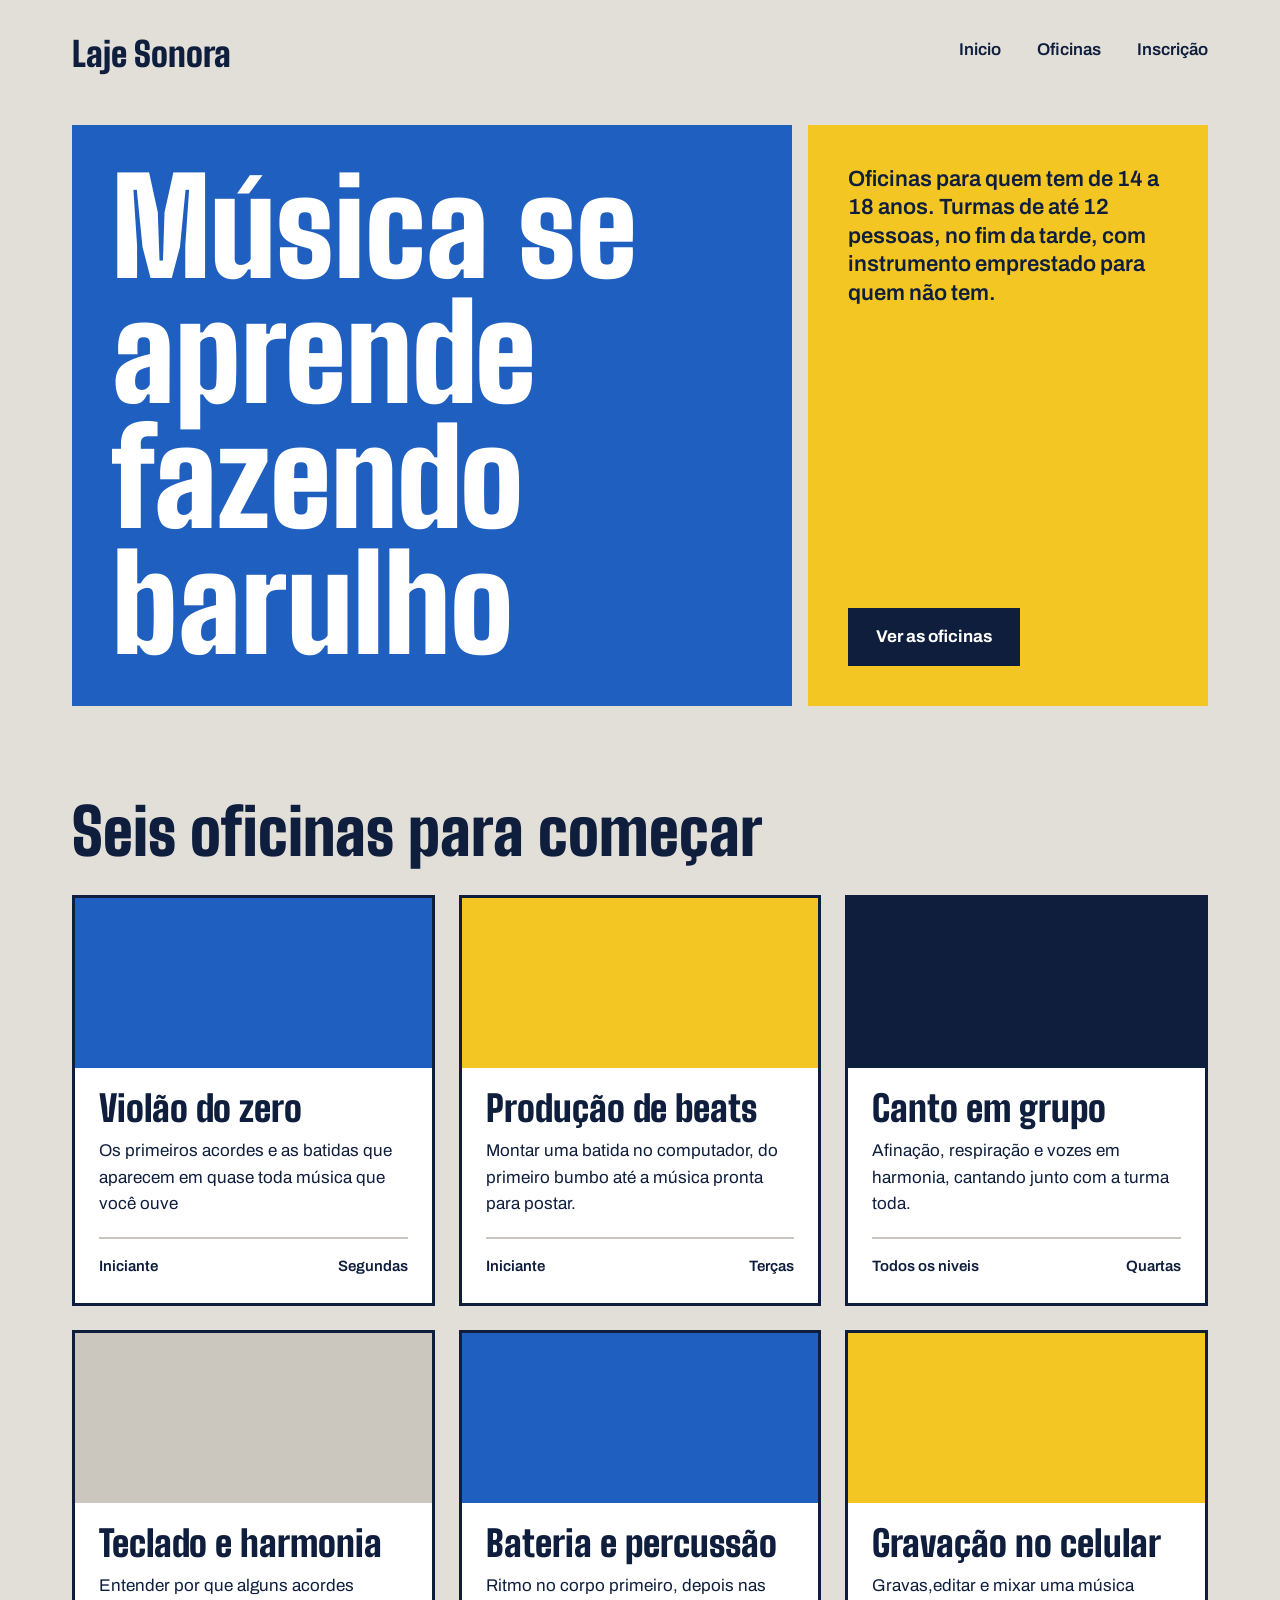
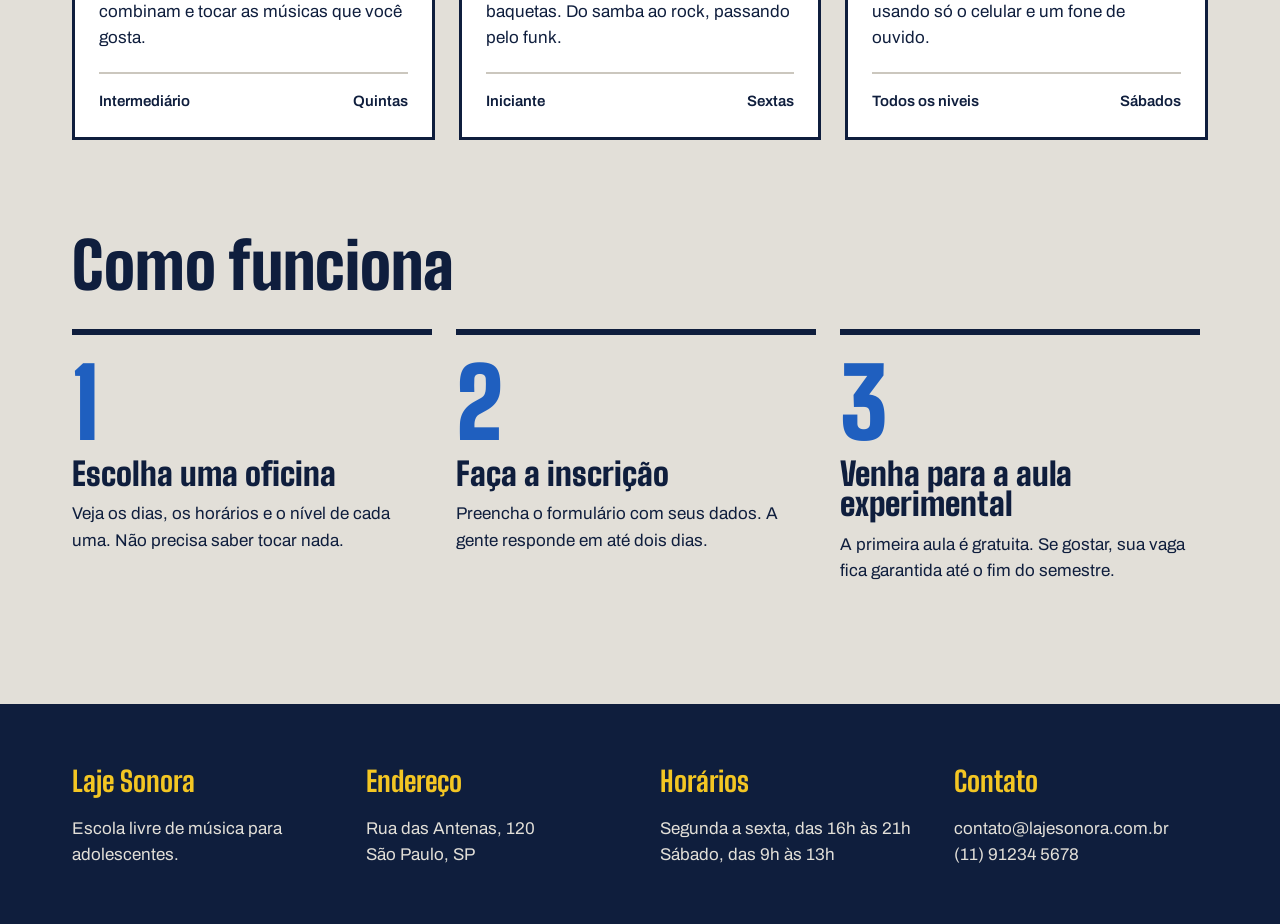
<file: index.html>
<!DOCTYPE html>
<html lang="pt-BR">
<head>
    <meta charset="UTF-8">
    <meta name="viewport" content="width=device-width, initial-scale=1.0">
    <title>Laje Sonora | Início</title>
    <link rel="stylesheet" href="index.css">
    <link rel="preconnect" href="https://fonts.googleapis.com">
    <link rel="preconnect" href="https://fonts.gstatic.com" crossorigin>
    <link href="https://fonts.googleapis.com/css2?family=Archivo:ital,wght@0,100..900;1,100..900&family=Big+Shoulders:opsz,wght@10..72,100..900&display=swap" rel="stylesheet">

</head>
<body>
    <header class="conteudo topo">
        <a href="index.html" class="logo">Laje Sonora</a>

        <nav class="menu">
            <a href="index.html" class="atual">Inicio</a>
            <a href="oficinas.html">Oficinas</a>
            <a href="inscricao.html">Inscrição</a>
        </nav>
    </header>
    <main>
        <section class="conteudo cartazes">
            <div class="cartaz cartaz-principal">
                <h1>Música se aprende fazendo barulho</h1>
            </div>
            <div class="cartaz cartaz-lateral">
                <p>Oficinas para quem tem de 14 a 18 anos. Turmas de até 12 pessoas, no fim da tarde, com instrumento emprestado para quem não tem.</p>
                <a href="oficinas.html" class="botao">Ver as oficinas</a>
            </div>
        </section>
        <section class="conteudo secao">
            <h2 class="titulo-secao">Seis oficinas para começar</h2>
            <div class="cards">
                <article class="card">
                    <div class="foto foto-azul"></div>
                    <div class="card-texto">
                        <h3>Violão do zero</h3>
                        <p>Os primeiros acordes e as batidas que aparecem em quase toda música que você ouve</p>
                        <div class="card-info">
                            <span>Iniciante</span>
                            <span>Segundas</span>
                        </div>
                    </div>
                </article>
                <article class="card">
                    <div class="foto foto-amarela"></div>
                    <div class="card-texto">
                        <h3>Produção de beats</h3>
                        <p>Montar uma batida no computador, do primeiro bumbo até a música pronta para postar.</p>
                        <div class="card-info">
                            <span>Iniciante</span>
                            <span>Terças</span>
                        </div>
                    </div>
                </article>
                <article class="card">
                    <div class="foto foto-tinta"></div>

                    <div class="card-texto">
                        <h3>Canto em grupo</h3>
                        <p>Afinação, respiração e vozes em harmonia, cantando junto com a turma toda.</p>
                        <div class="card-info">
                            <span>Todos os niveis</span>
                            <span>Quartas</span>
                        </div>
                    </div>
                </article>
                <article class="card">
                    <div class="foto"></div>
                    <div class="card-texto">
                        <h3>Teclado e harmonia</h3>
                        <p>Entender por que alguns acordes combinam e tocar as músicas que você gosta.</p>
                        <div class="card-info">
                            <span>Intermediário</span>
                            <span>Quintas</span>
                        </div>
                    </div>
                </article>
                <article class="card">
                    <div class="foto foto-azul"></div>
                    <div class="card-texto">
                        <h3>Bateria e percussão</h3>
                        <p>Ritmo no corpo primeiro, depois nas baquetas. Do samba ao rock, passando pelo funk.</p>
                        <div class="card-info">
                            <span>Iniciante</span>
                            <span>Sextas</span>
                        </div>
                    </div>
                </article>
                <article class="card">
                    <div class="foto foto-amarela"></div>
                    <div class="card-texto">
                        <h3>Gravação no celular</h3>
                        <p>Gravas,editar e mixar uma música usando só o celular e um fone de ouvido.</p>
                        <div class="card-info">
                            <span>Todos os niveis</span>
                            <span>Sábados</span>
                        </div>
                    </div>
                </article>
            </div>
        </section>
        <section class="conteudo secao">
            <h2 class="titulo-secao">Como funciona</h2>
            <div class="passos">
                <div class="passo">
                    <p class="passo-numero">1</p>
                    <h3>Escolha uma oficina</h3>
                    <p>Veja os dias, os horários e o nível de cada uma. Não precisa saber tocar nada.</p>
                </div>
                <div class="passo">
                    <p class="passo-numero">2</p>
                    <h3>Faça a inscrição</h3>
                    <p>Preencha o formulário com seus dados. A gente responde em até dois dias.</p>
                </div>
                <div class="passo">
                    <p class="passo-numero">3</p>
                    <h3>Venha para a aula experimental</h3>
                    <p>A primeira aula é gratuita. Se gostar, sua vaga fica garantida até o fim do semestre.</p>
                </div>
            </div>
        </section>
    </main>
    <footer class="rodape">
        <div class="conteudo rodape-colunas">
            <div class="rodape-coluna">
                <h4>Laje Sonora</h4>
                <p>Escola livre de música para adolescentes.</p>
            </div>
            <div class="rodape-coluna">
                <h4>Endereço</h4>
                <p>Rua das Antenas, 120 <br> São Paulo, SP</p>
            </div>
            <div class="rodape-coluna">
                <h4>Horários</h4>
                <p>Segunda a sexta, das 16h às 21h <br> Sábado, das 9h às 13h</p>
            </div>
            <div class="rodape-coluna">
                <h4>Contato</h4>
                <p>contato@lajesonora.com.br <br> (11) 91234 5678</p>
            </div>
        </div>
    </footer>
</body>
</html>
</file>
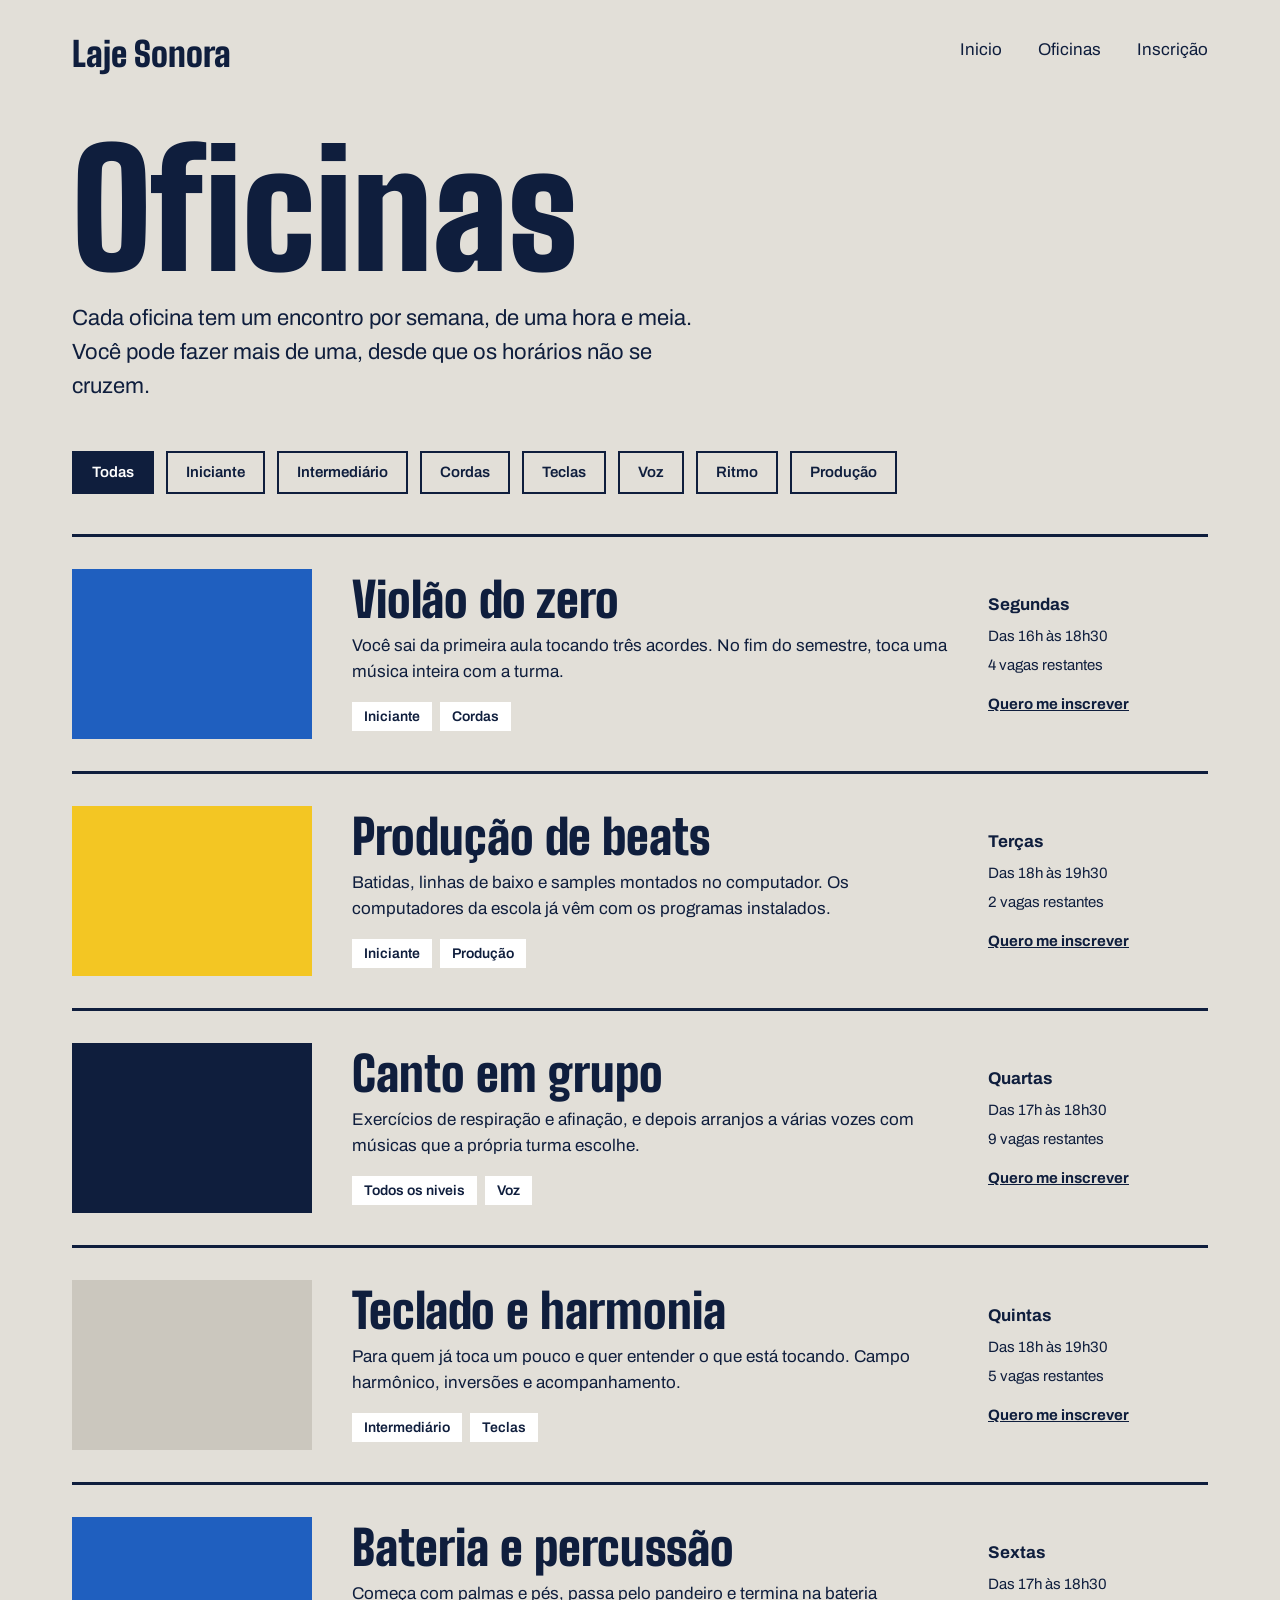
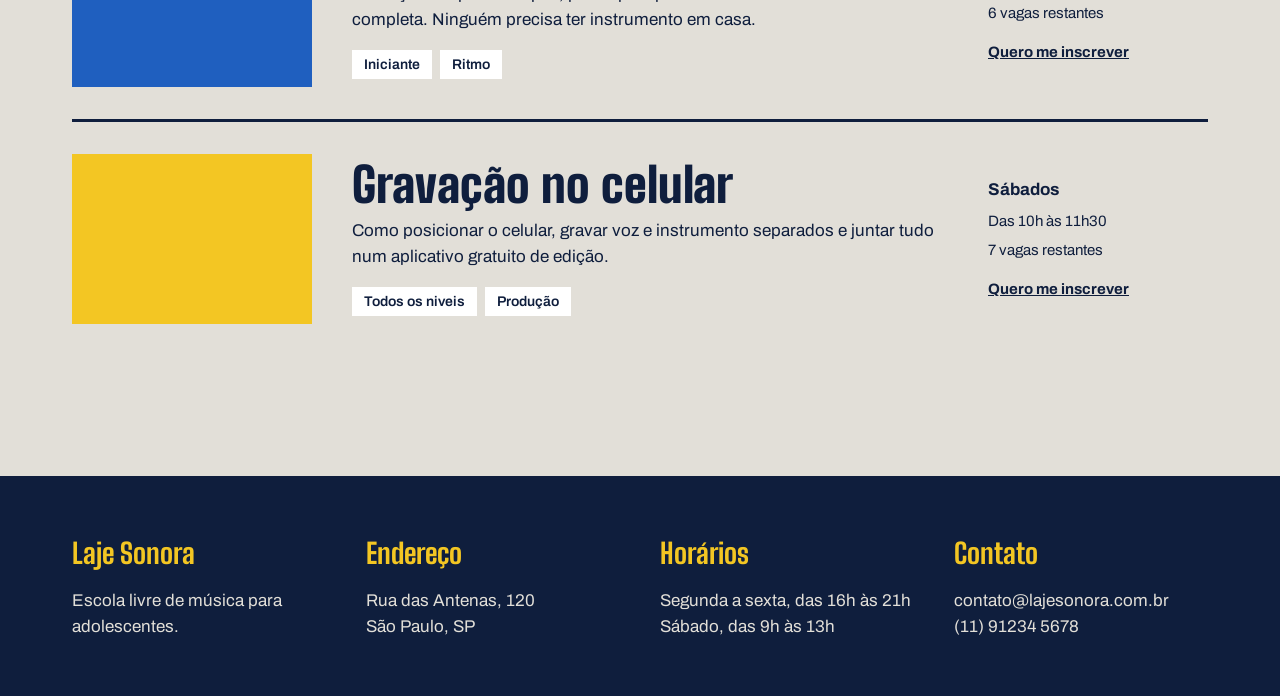
<file: oficinas.html>
<!DOCTYPE html>
<html lang="pt-BR">
<head>
    <meta charset="UTF-8">
    <meta name="viewport" content="width=device-width, initial-scale=1.0">
    <title>Laje Sonora | Oficinas</title>
    <link rel="stylesheet" href="oficinas.css">
    <link rel="preconnect" href="https://fonts.googleapis.com">
    <link rel="preconnect" href="https://fonts.gstatic.com" crossorigin>
    <link href="https://fonts.googleapis.com/css2?family=Archivo:ital,wght@0,100..900;1,100..900&family=Big+Shoulders:opsz,wght@10..72,100..900&display=swap" rel="stylesheet">

</head>
<body>
    <header class="conteudo topo">
        <a href="index.html" class="logo">Laje Sonora</a>

        <nav class="menu">
            <a href="index.html" >Inicio</a>
            <a href="oficinas.html" class="atual">Oficinas</a>
            <a href="inscricao.html">Inscrição</a>
        </nav>
    </header>
    <main class="conteudo">
        <h1 class="titulo-pagina">Oficinas</h1>
        <p class="subtitulo-pagina">Cada oficina tem um encontro por semana, de uma hora e meia. Você pode fazer mais de uma, desde que os horários não se cruzem.</p>
       <div class="filtros">
            <span class="filtro ativo">Todas</span>
            <span class="filtro">Iniciante</span>
            <span class="filtro">Intermediário</span>
            <span class="filtro">Cordas</span>
            <span class="filtro">Teclas</span>
            <span class="filtro">Voz</span>
            <span class="filtro">Ritmo</span>
            <span class="filtro">Produção</span>
       </div>
        <div class="lista">
                <article class="oficina">
                    <div class="foto foto-azul"></div>
                    <div class="oficina-texto">
                        <h2>Violão do zero</h2>
                        <p>Você sai da primeira aula tocando três acordes. No fim do semestre, toca uma música inteira com a turma.</p>
                        <div class="etiquetas">
                            <span class="etiqueta">Iniciante</span>
                            <span class="etiqueta">Cordas</span>
                        </div>
                    </div>
                    <div class="oficina-detalhes">
                        <strong>Segundas</strong>
                        <span>Das 16h às 18h30</span>
                        <span>4 vagas restantes</span>
                        <a href="inscricao.html">Quero me inscrever</a>
                    </div>
                </article>
                <article class="oficina">
                    <div class="foto foto-amarela"></div>
                    <div class="oficina-texto">
                        <h2>Produção de beats</h2>
                        <p>Batidas, linhas de baixo e samples montados no computador. Os computadores da escola já vêm com os programas instalados.</p>
                        <div class="etiquetas">
                            <span class="etiqueta">Iniciante</span>
                            <span class="etiqueta">Produção</span>
                        </div>
                    </div>
                    <div class="oficina-detalhes">
                        <strong>Terças</strong>
                        <span>Das 18h às 19h30</span>
                        <span>2 vagas restantes</span>
                        <a href="inscricao.html">Quero me inscrever</a>
                    </div>
                </article>
                <article class="oficina">
                    <div class="foto foto-tinta"></div>
                    <div class="oficina-texto">
                        <h2>Canto em grupo</h2>
                        <p>Exercícios de respiração e afinação, e depois arranjos a várias vozes com músicas que a própria turma escolhe.</p>
                        <div class="etiquetas">
                            <span class="etiqueta">Todos os niveis</span>
                            <span class="etiqueta">Voz</span>
                        </div>
                    </div>
                    <div class="oficina-detalhes">
                        <strong>Quartas</strong>
                        <span>Das 17h às 18h30</span>
                        <span>9 vagas restantes</span>
                        <a href="inscricao.html">Quero me inscrever</a>
                    </div>
                </article>
                <article class="oficina">
                    <div class="foto"></div>
                    <div class="oficina-texto">
                        <h2>Teclado e harmonia</h2>
                        <p>Para quem já toca um pouco e quer entender o que está tocando. Campo harmônico, inversões e acompanhamento.</p>
                        <div class="etiquetas">
                            <span class="etiqueta">Intermediário</span>
                            <span class="etiqueta">Teclas</span>
                        </div>
                    </div>
                    <div class="oficina-detalhes">
                        <strong>Quintas</strong>
                        <span>Das 18h às 19h30</span>
                        <span>5 vagas restantes</span>
                        <a href="inscricao.html">Quero me inscrever</a>
                    </div>
                </article>
                <article class="oficina">
                    <div class="foto foto-azul"></div>
                    <div class="oficina-texto">
                        <h2>Bateria e percussão</h2>
                        <p>Começa com palmas e pés, passa pelo pandeiro e termina na bateria completa. Ninguém precisa ter instrumento em casa.</p>
                        <div class="etiquetas">
                            <span class="etiqueta">Iniciante</span>
                            <span class="etiqueta">Ritmo</span>
                        </div>
                    </div>
                    <div class="oficina-detalhes">
                        <strong>Sextas</strong>
                        <span>Das 17h às 18h30</span>
                        <span>6 vagas restantes</span>
                        <a href="inscricao.html">Quero me inscrever</a>
                    </div>
                </article>
                <article class="oficina">
                    <div class="foto foto-amarela"></div>
                    <div class="oficina-texto">
                        <h2>Gravação no celular</h2>
                        <p>Como posicionar o celular, gravar voz e instrumento separados e juntar tudo num aplicativo gratuito de edição.</p>
                        <div class="etiquetas">
                            <span class="etiqueta">Todos os niveis</span>
                            <span class="etiqueta">Produção</span>
                        </div>
                    </div>
                    <div class="oficina-detalhes">
                        <strong>Sábados</strong>
                        <span>Das 10h às 11h30</span>
                        <span>7 vagas restantes</span>
                        <a href="inscricao.html">Quero me inscrever</a>
                    </div>
                </article>
            </div>
    </main>
    <footer class="rodape">
        <div class="conteudo rodape-colunas">
            <div class="rodape-coluna">
                <h4>Laje Sonora</h4>
                <p>Escola livre de música para adolescentes.</p>
            </div>
            <div class="rodape-coluna">
                <h4>Endereço</h4>
                <p>Rua das Antenas, 120 <br> São Paulo, SP</p>
            </div>
            <div class="rodape-coluna">
                <h4>Horários</h4>
                <p>Segunda a sexta, das 16h às 21h <br> Sábado, das 9h às 13h</p>
            </div>
            <div class="rodape-coluna">
                <h4>Contato</h4>
                <p>contato@lajesonora.com.br <br> (11) 91234 5678</p>
            </div>
        </div>
    </footer>
</body>
</html>
</file>
<file: index.css>
* {
    margin: 0;
    padding: 0;
    box-sizing: border-box;
}

:root {
    --concreto: #E2DFD8;
    --concreto-escuro: #CBC7BE;
    --tinta: #0F1E3D;
    --caixa-dagua: #1F5FBF;
    --fita: #F3C623;
    --branco: #FFFFFF;

    --fonte-cartaz: "Big shoulders", "Arial Narrow", sans-serif;
    --fonte-texto: "Archivo", Arial, sans-serif;
}

body {
    background-color: var(--concreto);
    color: var(--tinta);
    font-family: var(--fonte-texto);
    font-size: 17px;
    line-height: 1.55;

}

a {
    color: inherit;
}

h1, h2, h3{
    font-family: var(--fonte-cartaz);
    font-weight: 900;
    line-height: 0.95;
}

.conteudo{
    max-width: 1200px;
    margin-inline: auto;
    padding-inline: 32px;
}

.topo {
    padding-block: 28px;
    display: flex;
    justify-content: space-between;
    align-items: center;
}

.logo {
    font-family: var(--fonte-cartaz);
    font-size: 34px;
    font-weight: 900;
    text-decoration: none;
}

.menu {
    display: flex;
    gap: 36px;
}

.menu a {
    font-weight: 600;
    text-decoration: none;
    padding-bottom: 4px;
    border-bottom: 4px solid transparent;
}

.menu a:hover{
    border-bottom-color: var(--tinta);
}

.menu a.atual:hover {
    border-bottom-color: var(--fita);
}

.cartazes {
    margin-top: 16px;
    display: flex;
    gap: 16px;
}

.cartaz {
    padding: 40px;
}

.cartaz-principal {
    background-color: var(--caixa-dagua);
    color: var(--branco);
    flex: 2;
}

.cartaz-principal h1 {
    font-size: 132px;
    width: 9ch;
}

.cartaz-lateral {
    background-color: var(--fita);
    flex: 1;
    display: flex;
    flex-direction: column;
    justify-content: space-between;
    gap: 32px;
    align-items: flex-start;
}

.cartaz-lateral p {
    font-size: 22px;
    font-weight: 600;
    line-height: 1.3;
}

.botao {
    background-color: var(--tinta);
    color: var(--branco);
    font-weight: 700;
    text-decoration: none;
    padding: 16px 28px;
    border: none;
    font-family: var(--fonte-texto);
    font-size: 17px;
    cursor: pointer;
}

.botao:hover {
    background-color: var(--caixa-dagua);
}

.secao {
    margin-top: 96px;
}

.titulo-secao{
    font-size: 64px;
    margin-bottom: 32px;
}

.cards {
    display: flex;
    flex-wrap: wrap;
    gap: 24px;
}

.card {
    background-color: var(--branco);
    border: 3px solid var(--tinta);
    flex: 1 1 340px;
}

.card .foto {
    height: 170px;
}

.foto {
    background-color: var(--concreto-escuro);
}

.foto-azul {
    background-color: var(--caixa-dagua);
}

.foto-amarela {
    background-color: var(--fita);
}

.foto-tinta {
    background-color: var(--tinta);
}

.card-texto {
    padding: 24px;
}

.card h3 {
    font-size: 36px;
    margin-bottom: 12px;
}

.card-info {
    margin-top: 20px;
    padding-top: 16px;
    border-top: 2px solid var(--concreto-escuro);
    font-weight: 600;
    font-size: 15px;
    display: flex;
    justify-content: space-between;
}

.passos {
    display: flex;
    flex-wrap: wrap;
    gap: 24px;
}
.passo {
    border-top: 6px solid var(--tinta);
    padding-top: 20px;
    max-width: 360px;

}

.passo-numero {
    font-family: var(--fonte-cartaz);
    font-size: 96px;
    font-weight: 900;
    line-height: 1;
    color: var(--caixa-dagua);
}

.passo h3 {
    font-size: 32px;
    margin-block: 8px 12px;
}

.rodape {
    margin-top: 120px;
    background-color: var(--tinta);
    color: var(--concreto);
    padding: 56px 0px;
}

.rodape-colunas {
    display: flex;
    gap: 40px;
}

.rodape-coluna {
    justify-content: space-between;
    min-width: 254px;
}

.rodape h4 {
    font-family: var(--fonte-cartaz);
    font-size: 28px;
    color: var(--fita);
    margin-bottom: 12px;
}
</file>
<file: oficinas.css>
* {
    margin: 0;
    padding: 0;
    box-sizing: border-box;
}

:root {
    --concreto: #E2DFD8;
    --concreto-escuro: #CBC7BE;
    --tinta: #0F1E3D;
    --caixa-dagua: #1F5FBF;
    --fita: #F3C623;
    --branco: #FFFFFF;

    --fonte-cartaz: "Big shoulders", "Arial Narrow", sans-serif;
    --fonte-texto: "Archivo", Arial, sans-serif;
}

body {
    background-color: var(--concreto);
    color: var(--tinta);
    font-family: var(--fonte-texto);
    font-size: 17px;
    line-height: 1.55;

}

a {
    color: inherit;
}

h1, h2, h3{
    font-family: var(--fonte-cartaz);
    font-weight: 900;
    line-height: 0.95;
}

.conteudo{
    max-width: 1200px;
    margin-inline: auto;
    padding-inline: 32px;
}

.topo {
    padding-block: 28px;
    display: flex;
    justify-content: space-between;
    align-items: center;
}

.logo {
    font-family: var(--fonte-cartaz);
    font-size: 34px;
    font-weight: 900;
    text-decoration: none;
}

.menu {
    display: flex;
    gap: 36px;
}

.menu a {
    font-weight: 600px;
    text-decoration: none;
    padding-bottom: 4px;
    border-bottom: 4px solid transparent;
}

.menu a:hover{
    border-bottom-color: var(--tinta);
}

.menu a.atual:hover {
    border-bottom-color: var(--fita);
}

.titulo-pagina {
    font-size: 160px;
    margin-top: 24px;
}

.subtitulo-pagina {
    font-size: 22px;
    max-width: 640px;
    margin-top: 16px;
}

.filtros {
    margin-top: 48px;
    display: flex;
    flex-wrap: wrap;
    gap: 12px;
}

.filtro {
    border: 2px solid var(--tinta);
    padding:  8px 18px;
    font-weight: 600;
    font-size: 15px;
}

.filtro.ativo {
    background-color: var(--tinta);
    color: var(--branco);
}

.lista {
    margin-top: 40px;
}

.oficina {
    padding: 32px 0px;
    border-top: 3px solid var(--tinta);
    display: flex;
    align-items: center;
    gap: 40px;
}

.oficina .foto {
    width: 240px;
    height: 170px;
    flex-shrink: 0;
}

.oficina-texto {
    flex: 1;
    
}

.oficina h2 {
    font-size: 48px;
    margin-bottom: 10px;
}

.etiquetas {
    margin-top: 16px;
    display: flex;
    gap: 8px;
}

.etiqueta {
    background-color: var(--branco);
    padding: 4px 12px;
    font-size: 14px;
    font-weight: 600;
}

.oficina-detalhes {
    width: 220px;
    font-size: 15px;
    display: flex;
    flex-direction: column;
    gap: 6px;
}

.oficina-detalhes strong {
    font-size: 17px;
}

.oficina-detalhes a{
    margin-top: 10px;
    font-weight: 700;
}

.foto {
    background-color: var(--concreto-escuro);
}

.foto-azul {
    background-color: var(--caixa-dagua);
}

.foto-amarela {
    background-color: var(--fita);
}

.foto-tinta {
    background-color: var(--tinta);
}


.rodape {
    margin-top: 120px;
    background-color: var(--tinta);
    color: var(--concreto);
    padding: 56px 0px;
}

.rodape-colunas {
    display: flex;
    gap: 40px;
}

.rodape-coluna {
    justify-content: space-between;
    min-width: 254px;
}

.rodape h4 {
    font-family: var(--fonte-cartaz);
    font-size: 28px;
    color: var(--fita);
    margin-bottom: 12px;
}
</file>
